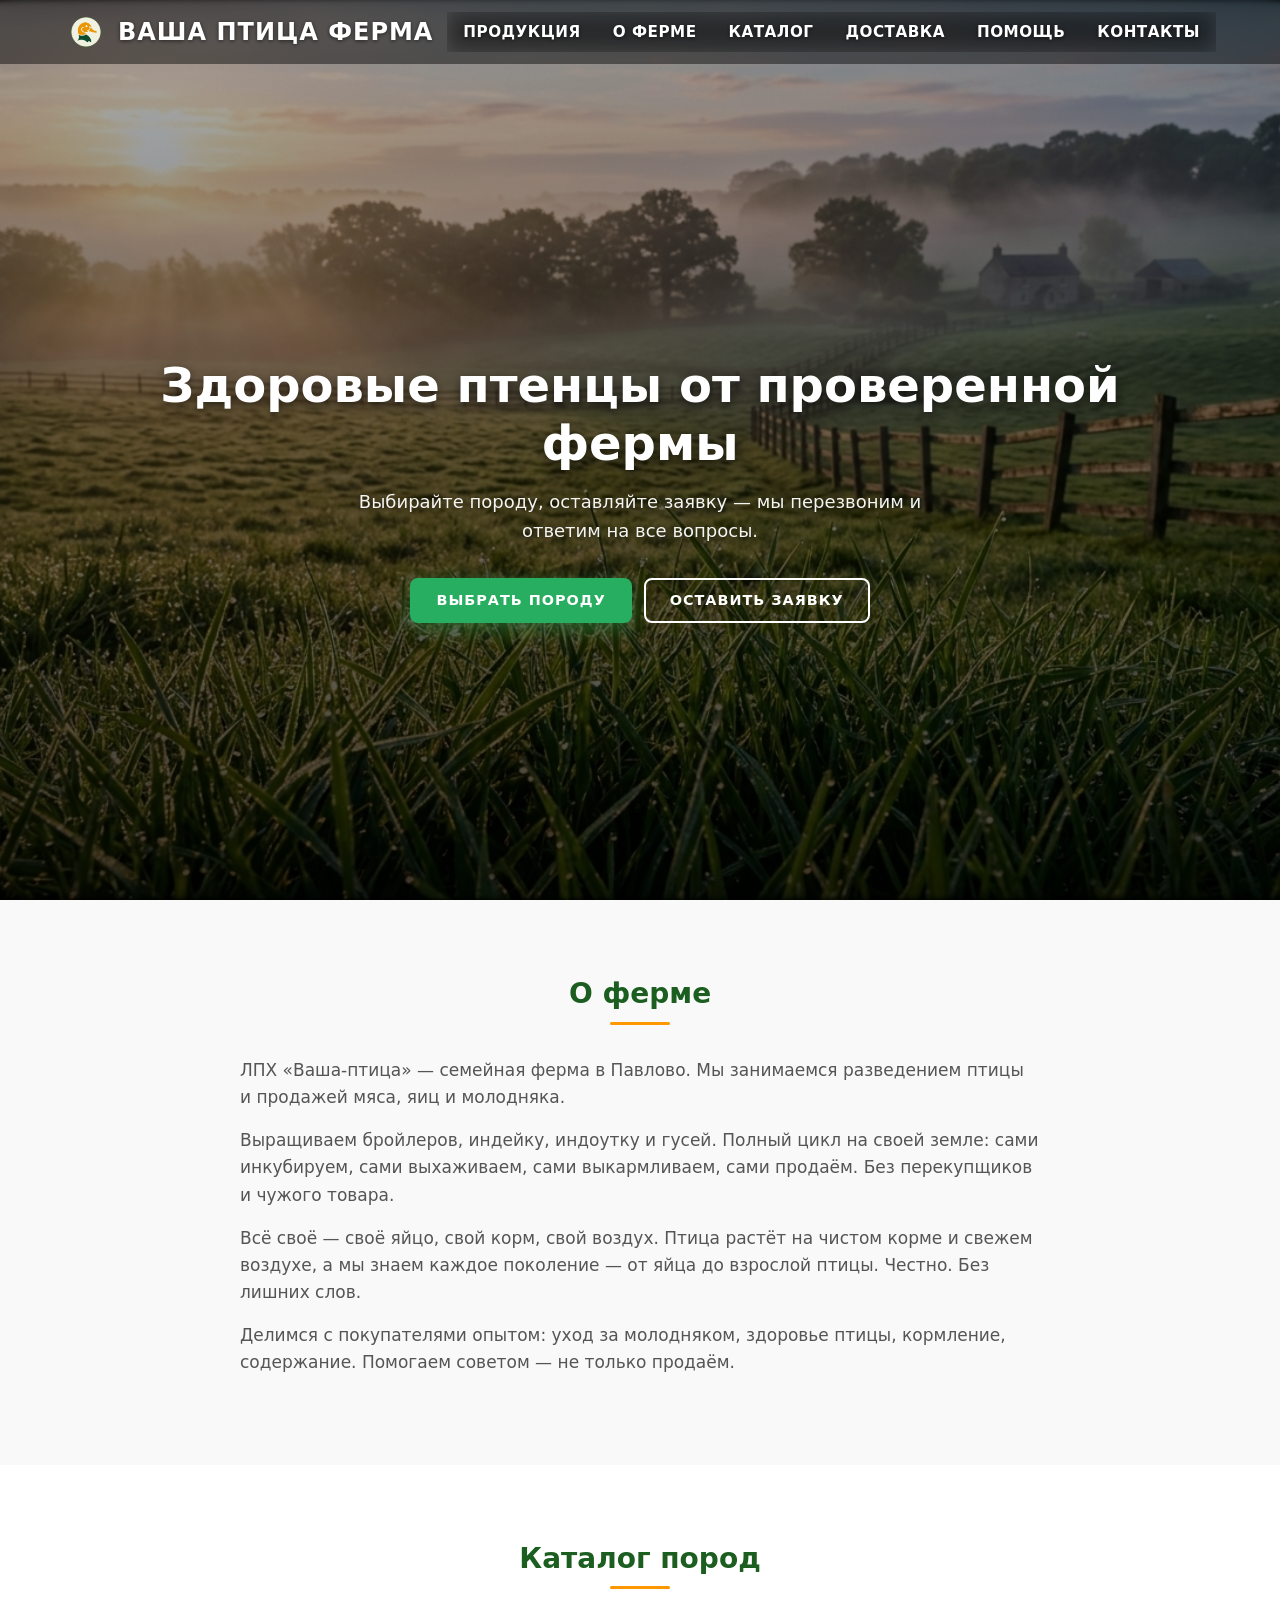
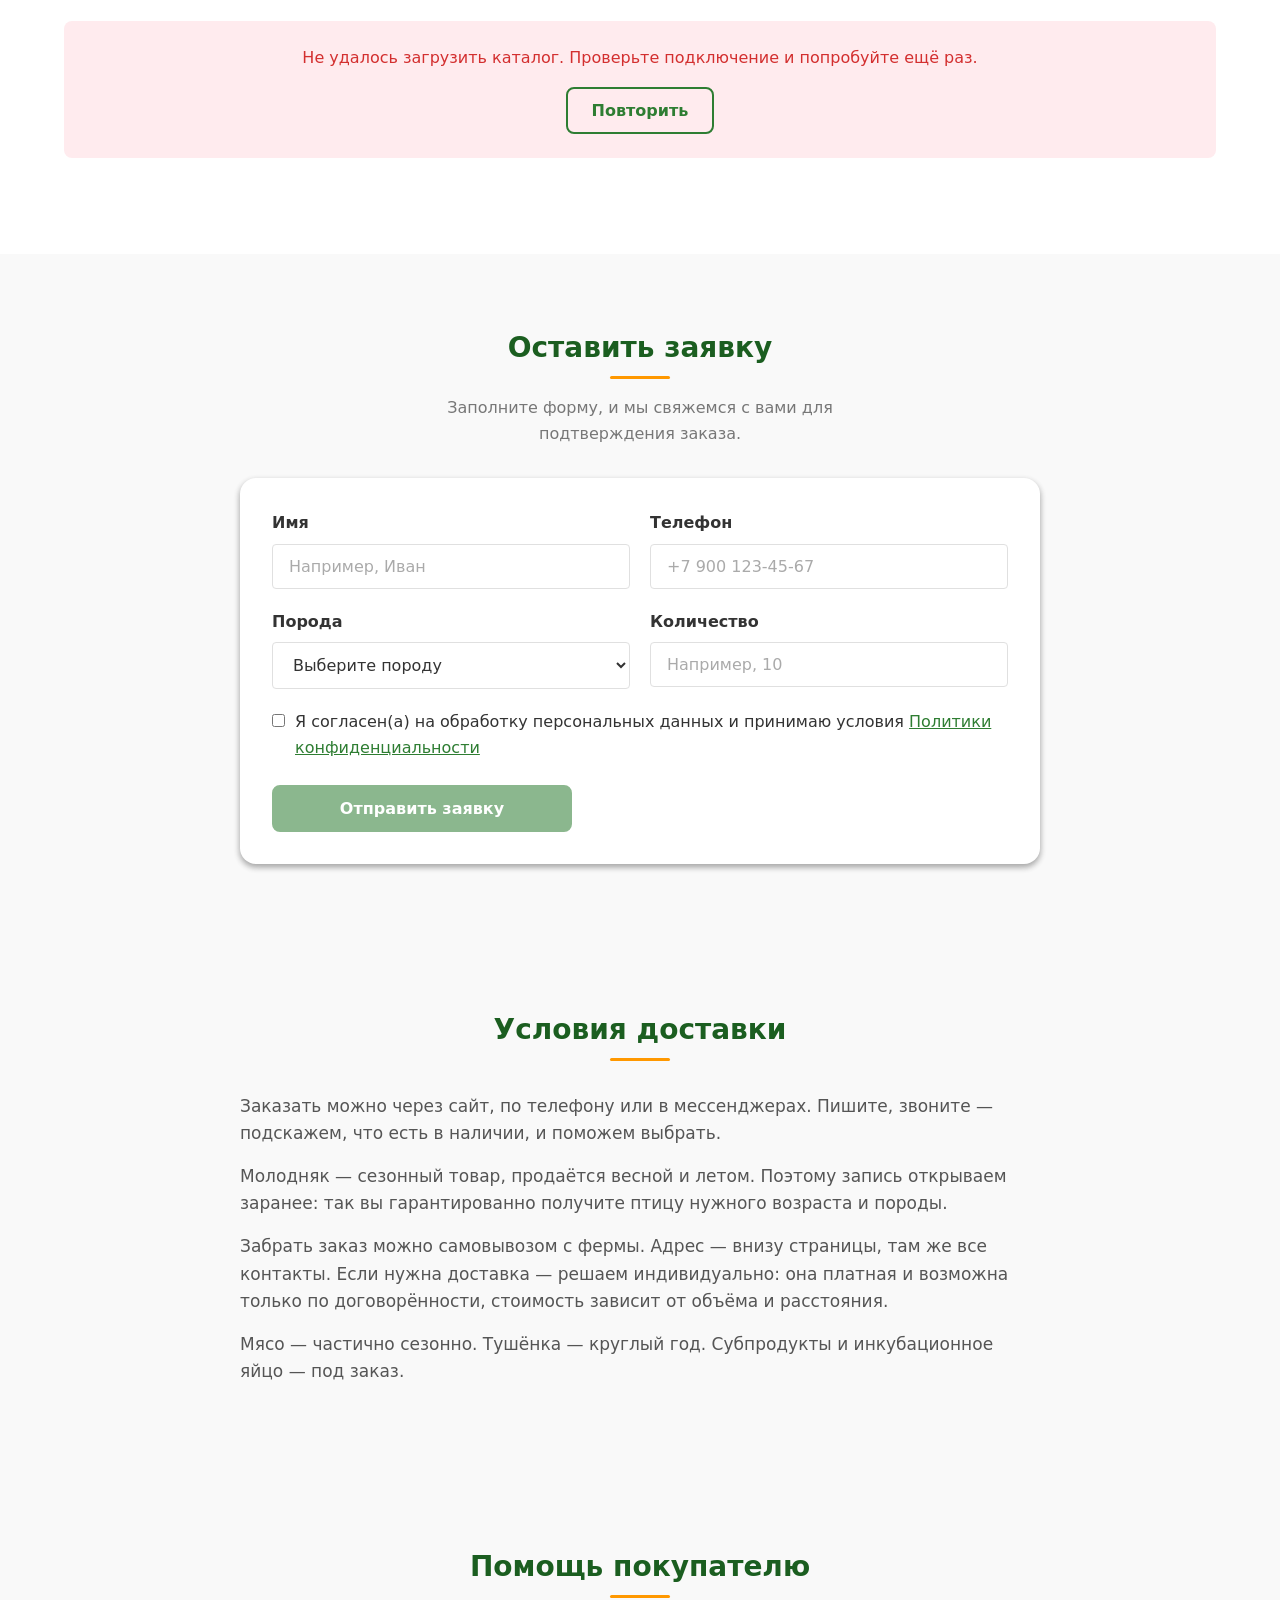
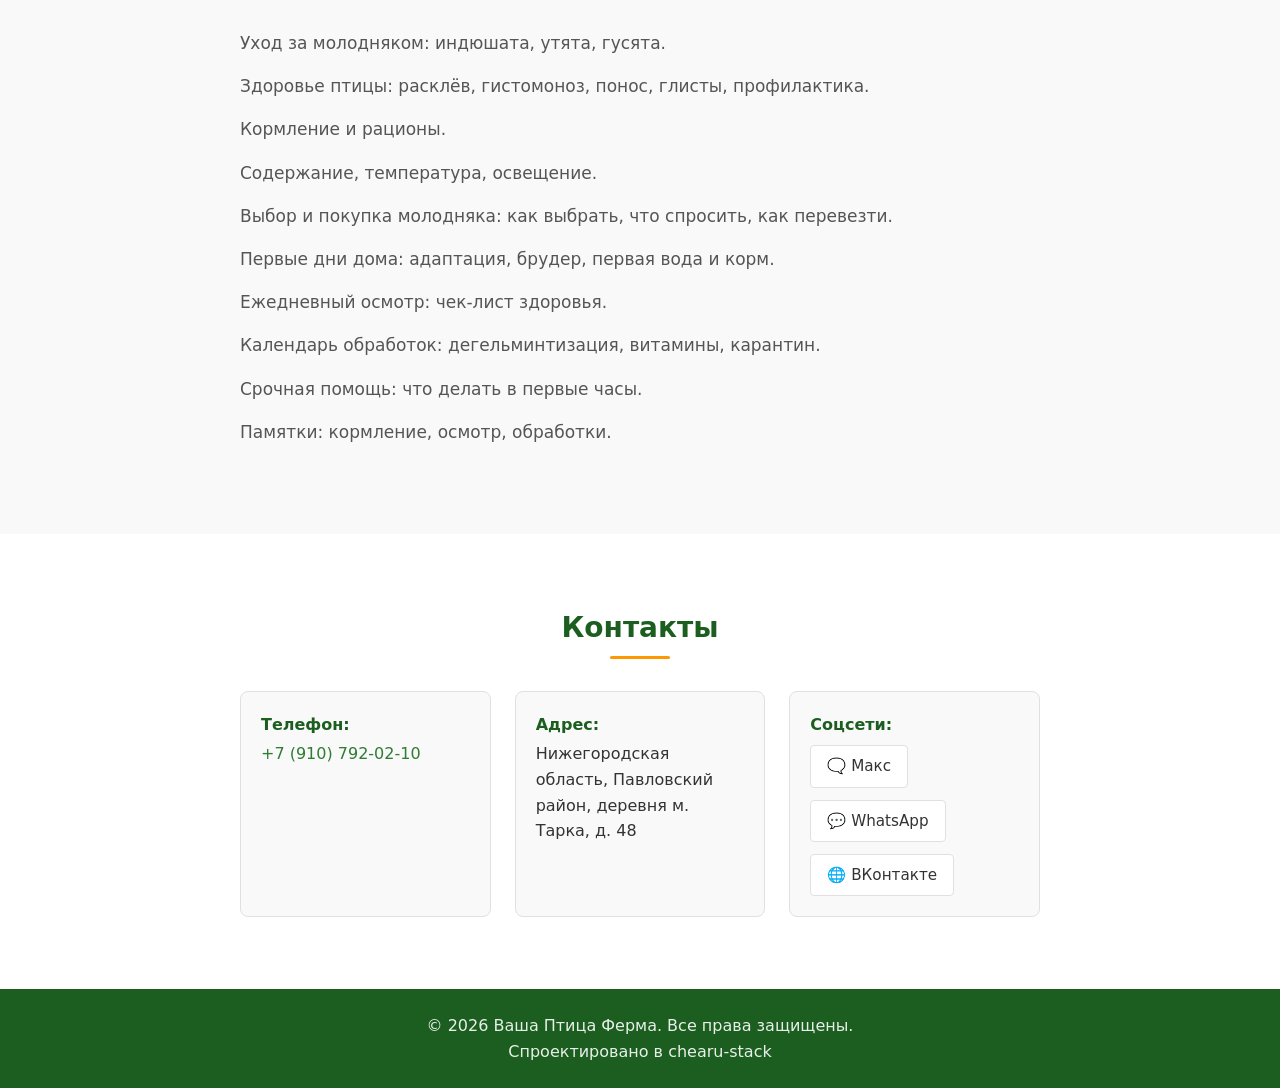
<file: index.html>
<!DOCTYPE html>
<html lang="ru">
<head>
    <meta charset="UTF-8">
    <meta name="viewport" content="width=device-width, initial-scale=1.0">
    <title>Ваша Птица Ферма — каталог пород и заявки</title>
    <link rel="stylesheet" href="css/styles.css">
    <link rel="icon" type="image/x-icon" href="favicon.ico">
    <script src="https://challenges.cloudflare.com/turnstile/v0/api.js" async defer></script>
</head>
<body>
    <header class="site-header">
        <div class="container header-inner">
            <a href="#hero" class="logo" aria-label="Ваша Птица Ферма — на главную">
                <img class="logo-mark" src="assets/images/logo-ptentsy-header.png" alt="" aria-hidden="true" width="44" height="44">
                <span class="logo-main">Ваша Птица Ферма</span>
            </a>
            <nav class="main-nav" aria-label="Основная навигация">
                <button class="nav-toggle" aria-label="Открыть меню" aria-expanded="false">
                    <span></span>
                    <span></span>
                    <span></span>
                </button>
                <ul class="nav-list">
                    <li><a href="products.html" class="nav-link">Продукция</a></li>
                    <li><a href="#about" class="nav-link">О ферме</a></li>
                    <li><a href="#catalog" class="nav-link">Каталог</a></li>
                    <li><a href="#delivery" class="nav-link">Доставка</a></li>
                    <li><a href="#guarantees" class="nav-link">Помощь</a></li>
                    <li><a href="#contacts" class="nav-link">Контакты</a></li>
                </ul>
            </nav>
        </div>
    </header>

    <main>
        <!-- Главный экран -->
        <section id="hero" class="hero">
            <div class="container">
                <h1 class="hero-title">Здоровые птенцы от проверенной фермы</h1>
                <p class="hero-subtitle">Выбирайте породу, оставляйте заявку — мы перезвоним и ответим на все вопросы.</p>
                <div class="hero-actions">
                    <a href="#catalog" class="btn btn-primary">Выбрать породу</a>
                    <a href="#application" class="btn btn-outline">Оставить заявку</a>
                </div>
            </div>
        </section>

        <!-- О ферме -->
        <section id="about" class="section about">
            <div class="container">
                <h2 class="section-title">О ферме</h2>
                <div class="about-content" id="about-text">
                    <!-- Текст подставляется из config.js -->
                </div>
            </div>
        </section>

        <!-- Каталог пород -->
        <section id="catalog" class="section catalog">
            <div class="container">
                <h2 class="section-title">Каталог пород</h2>
                <div id="catalog-status" class="catalog-status" role="status" aria-live="polite">
                    <!-- Загрузка, ошибка, пусто -->
                </div>
                <div id="catalog-grid" class="catalog-grid">
                    <!-- Карточки пород будут вставлены через JS -->
                </div>
            </div>
        </section>

        <!-- Форма заявки -->
        <section id="application" class="section application">
            <div class="container">
                <h2 class="section-title">Оставить заявку</h2>
                <p class="section-subtitle">Заполните форму, и мы свяжемся с вами для подтверждения заказа.</p>
                <form id="application-form" class="application-form" novalidate>
                    <div class="form-row">
                        <div class="form-group">
                            <label for="name">Имя</label>
                            <input type="text" id="name" name="name" required minlength="2" maxlength="100" placeholder="Например, Иван">
                            <div class="error-message" id="name-error" aria-live="polite"></div>
                        </div>
                        <div class="form-group">
                            <label for="phone">Телефон</label>
                            <input type="tel" id="phone" name="phone" required placeholder="+7 900 123-45-67">
                            <div class="error-message" id="phone-error" aria-live="polite"></div>
                        </div>
                    </div>
                    <div class="form-row">
                        <div class="form-group">
                            <label for="breed">Порода</label>
                            <select id="breed" name="breed_id" required>
                                <option value="">Выберите породу</option>
                                <!-- Опции заполняются после загрузки каталога -->
                            </select>
                            <div class="error-message" id="breed-error" aria-live="polite"></div>
                        </div>
                        <div class="form-group">
                            <label for="quantity">Количество</label>
                            <input type="number" id="quantity" name="quantity" required min="1" max="10000" step="1" inputmode="numeric" placeholder="Например, 10">
                            <div class="error-message" id="quantity-error" aria-live="polite"></div>
                        </div>
                    </div>
                    <div class="form-group consent-group">
                        <label class="consent-label">
                            <input type="checkbox" id="consent" name="consent" required>
                            <span>Я согласен(а) на обработку персональных данных и принимаю условия <a href="#privacy-modal" id="privacy-policy-link" class="privacy-policy-link">Политики конфиденциальности</a></span>
                        </label>
                        <div class="error-message" id="consent-error" aria-live="polite"></div>
                    </div>
                    <div id="form-feedback" class="form-feedback" role="status" aria-live="polite"></div>
                    <div id="form-offline-notice" class="form-offline-notice" role="status" aria-live="polite" hidden>
                        <p><strong id="form-offline-title">Нет подключения к интернету. Заявку сейчас отправить нельзя.</strong></p>
                        <p><span id="form-offline-description">После восстановления связи отправьте форму повторно или позвоните в ферму: </span><a id="form-offline-call" href="tel:+79107920210">+7 (910) 792-02-10</a>.</p>
                    </div>
                    <div class="cf-turnstile" data-sitekey="0x4AAAAAAEzDUbADTcyROmiz"></div>
                    <button type="submit" class="btn btn-primary btn-submit" disabled>Отправить заявку</button>
                </form>
                <div id="application-success" class="application-success" role="status" aria-live="polite" tabindex="-1" hidden>
                    <h3>Спасибо! Ваша заявка принята.</h3>
                    <p>Мы свяжемся с вами, чтобы подтвердить заказ.</p>
                    <button type="button" id="new-application" class="btn btn-primary">Оформить новый заказ</button>
                </div>
            </div>
        </section>

        <!-- Доставка -->
        <section id="delivery" class="section delivery">
            <div class="container">
                <h2 class="section-title">Условия доставки</h2>
                <div class="delivery-content" id="delivery-text">
                    <!-- Текст подставляется из config.js -->
                </div>
            </div>
        </section>

        <!-- Гарантии -->
        <section id="guarantees" class="section guarantees">
            <div class="container">
                <h2 class="section-title">Помощь покупателю</h2>
                <div class="guarantees-content" id="guarantees-text">
                    <!-- Текст подставляется из config.js -->
                </div>
            </div>
        </section>

        <!-- Контакты -->
        <section id="contacts" class="section contacts">
            <div class="container">
                <h2 class="section-title">Контакты</h2>
                <div class="contacts-grid">
                    <div class="contact-item">
                        <span class="contact-label">Телефон:</span>
                        <a id="contact-phone" href="tel:+79001234567" class="contact-link"></a>
                    </div>
                    <div class="contact-item">
                        <span class="contact-label">Адрес:</span>
                        <span id="contact-address"></span>
                    </div>
                    <div class="contact-item">
                        <span class="contact-label">Соцсети:</span>
                        <ul id="contact-socials" class="social-list"></ul>
                    </div>
                </div>
            </div>
        </section>
    </main>

    <footer class="site-footer">
        <div class="container footer-inner">
            <div class="footer-copyright-container">
                <p>© 2026 Ваша Птица Ферма. Все права защищены.</p>
                <p class="author-signature">Спроектировано в chearu-stack</p>
            </div>
        </div>
    </footer>

    <!-- Модальное окно политики конфиденциальности -->
    <div class="modal-overlay" id="privacy-modal" role="dialog" aria-modal="true" aria-labelledby="privacy-modal-title" hidden>
        <div class="modal" role="document">
            <div class="modal-header">
                <h2 class="modal-title" id="privacy-modal-title">Политика конфиденциальности</h2>
                <button class="modal-close" id="privacy-modal-close" aria-label="Закрыть" type="button">
                    <span aria-hidden="true">&times;</span>
                </button>
            </div>
            <div class="modal-body">
                <div class="policy-content">
                    <p><strong>ПОЛИТИКА КОНФИДЕНЦИАЛЬНОСТИ</strong></p>
                    <p>Действует в отношении сайта: <a href="https://chearu-stack.github.io/vpfarm/" target="_blank" rel="noopener noreferrer">https://chearu-stack.github.io/vpfarm/</a></p>
                    <p>Дата последнего обновления: 15 сентября 2026 г.</p>
                    <p>Настоящая Политика конфиденциальности (далее — Политика) определяет порядок обработки и защиты персональных данных пользователей сайта <a href="https://chearu-stack.github.io/vpfarm/" target="_blank" rel="noopener noreferrer">https://chearu-stack.github.io/vpfarm/</a> (далее — Сайт).</p>
                    <h3>1. Оператор персональных данных</h3>
                    <p>Оператором персональных данных является физическое лицо: Чернышева Марина Владимировна, контактный e-mail: <a href="mailto:ea52@bk.ru">ea52@bk.ru</a>.</p>
                    <h3>2. Какие персональные данные собираются</h3>
                    <p>Оператор обрабатывает следующие персональные данные пользователя: имя; номер контактного телефона; адрес доставки (предоставляется пользователем по желанию и только в случае необходимости).</p>
                    <h3>3. Цели обработки персональных данных</h3>
                    <p>Персональные данные обрабатываются исключительно в целях: оформления и выполнения заказа на приобретение молодняка; связи с пользователем для уточнения деталей заказа; информирования о статусе заказа.</p>
                    <h3>4. Правовые основания обработки</h3>
                    <p>Обработка персональных данных осуществляется на основании согласия пользователя, которое он дает путем отметки соответствующего чекбокса при отправке формы заявки на Сайте.</p>
                    <h3>5. Порядок и условия обработки</h3>
                    <p>5.1. Обработка персональных данных включает: сбор, запись, систематизацию, накопление, хранение, уточнение (обновление, изменение), извлечение, использование, блокирование, удаление, уничтожение.</p>
                    <p>5.2. Персональные данные хранятся на компьютере Оператора, расположенном на территории Российской Федерации.</p>
                    <p>5.3. Передача персональных данных третьим лицам не осуществляется, за исключением случаев, предусмотренных законодательством РФ.</p>
                    <p>5.4. Оператор принимает необходимые организационные и технические меры для защиты персональных данных от неправомерного доступа, уничтожения, изменения, блокирования и иных неправомерных действий.</p>
                    <h3>6. Сроки обработки и хранения</h3>
                    <p>Персональные данные обрабатываются до достижения целей обработки либо до момента отзыва согласия пользователем. После достижения целей обработки или отзыва согласия данные подлежат удалению в течение 30 (тридцати) дней.</p>
                    <h3>7. Права пользователя</h3>
                    <p>Пользователь имеет право: получать информацию об обработке своих персональных данных; требовать уточнения, блокирования или уничтожения своих персональных данных; отозвать согласие на обработку персональных данных в любое время. Для реализации своих прав пользователь может направить обращение на e-mail: <a href="mailto:ea52@bk.ru">ea52@bk.ru</a>.</p>
                    <h3>8. Отзыв согласия</h3>
                    <p>Согласие на обработку персональных данных может быть отозвано пользователем в любое время путем направления письменного уведомления на e-mail: <a href="mailto:ea52@bk.ru">ea52@bk.ru</a>. После получения отзыва Оператор прекращает обработку персональных данных и уничтожает их в срок, не превышающий 30 (тридцати) дней.</p>
                    <h3>9. Изменение Политики</h3>
                    <p>Оператор вправе вносить изменения в настоящую Политику. Актуальная версия Политики всегда размещается на Сайте.</p>
                    <h3>10. Контакты</h3>
                    <p>По всем вопросам, связанным с обработкой персональных данных, пользователь может обратиться по e-mail: <a href="mailto:ea52@bk.ru">ea52@bk.ru</a>.</p>
                </div>
            </div>
        </div>
    </div>

    <script src="js/config.js"></script>
    <script src="js/app.js"></script>
</body>
</html>
</file>
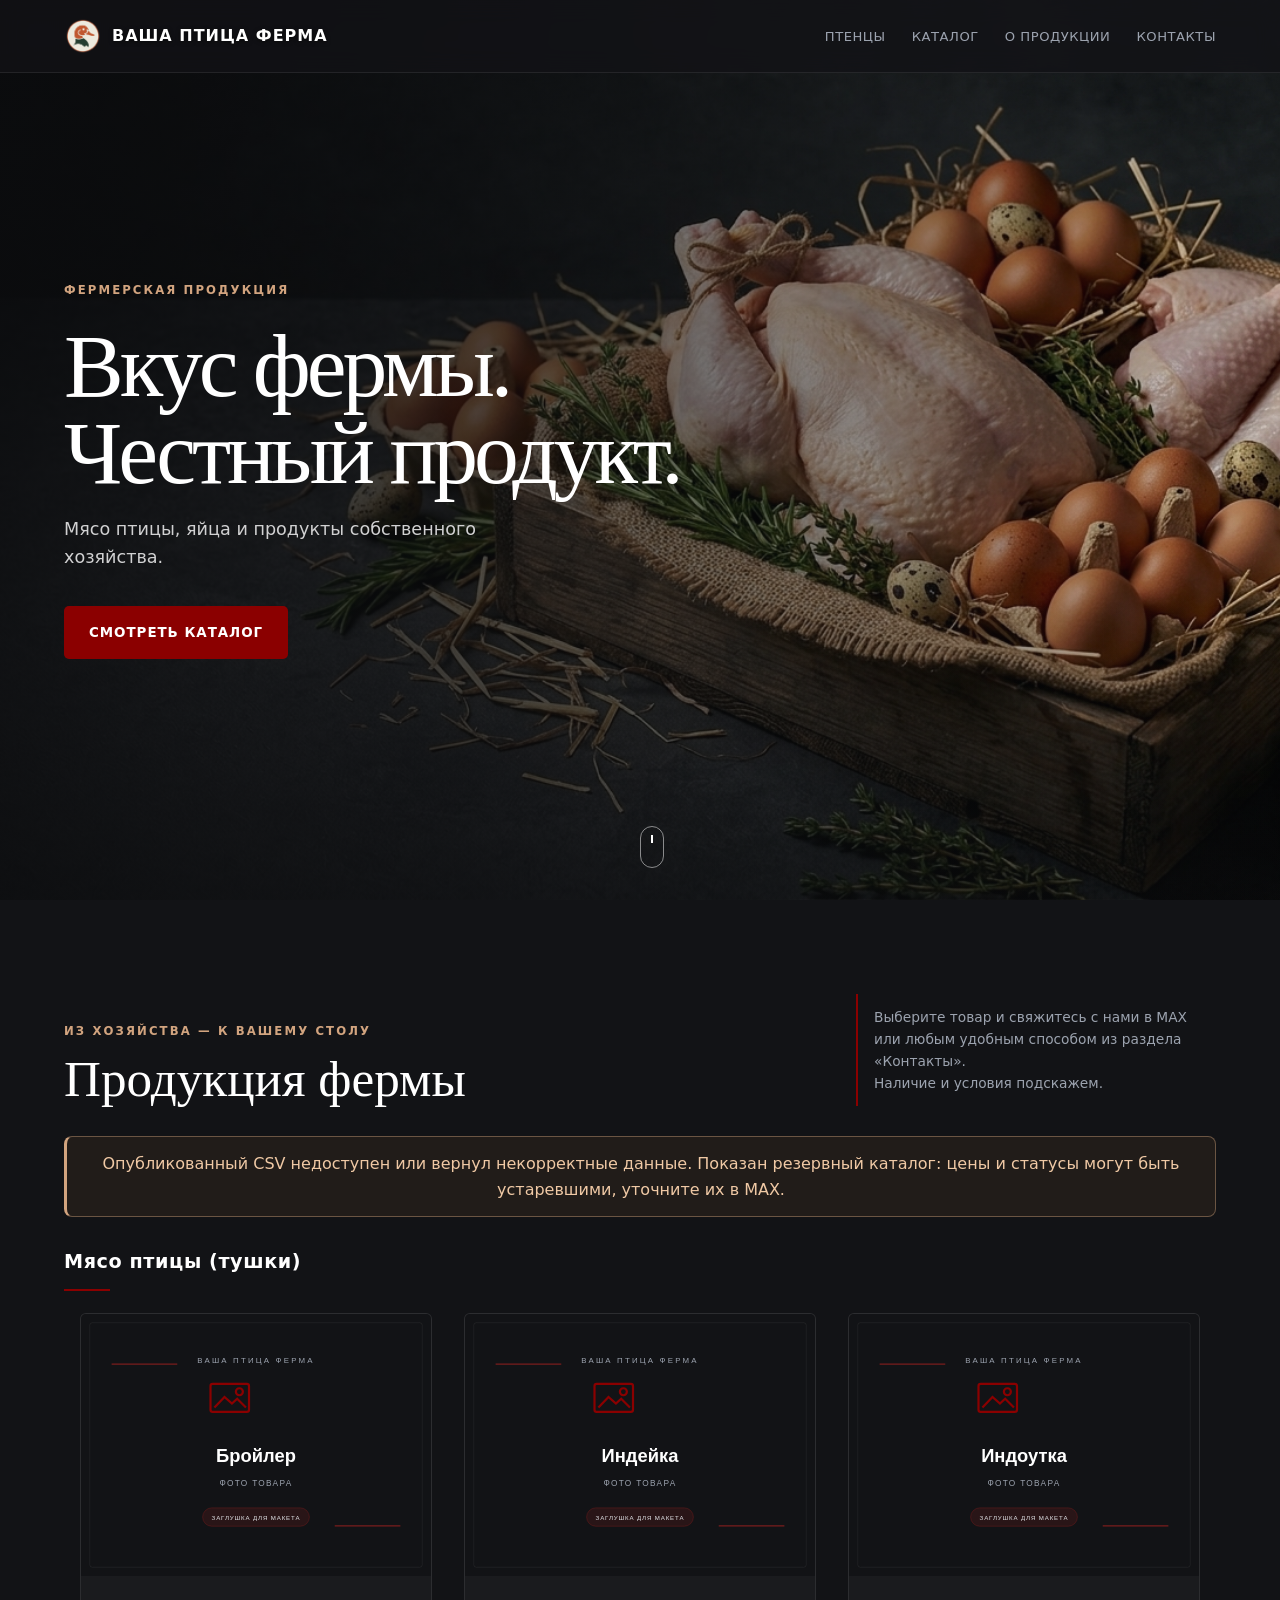
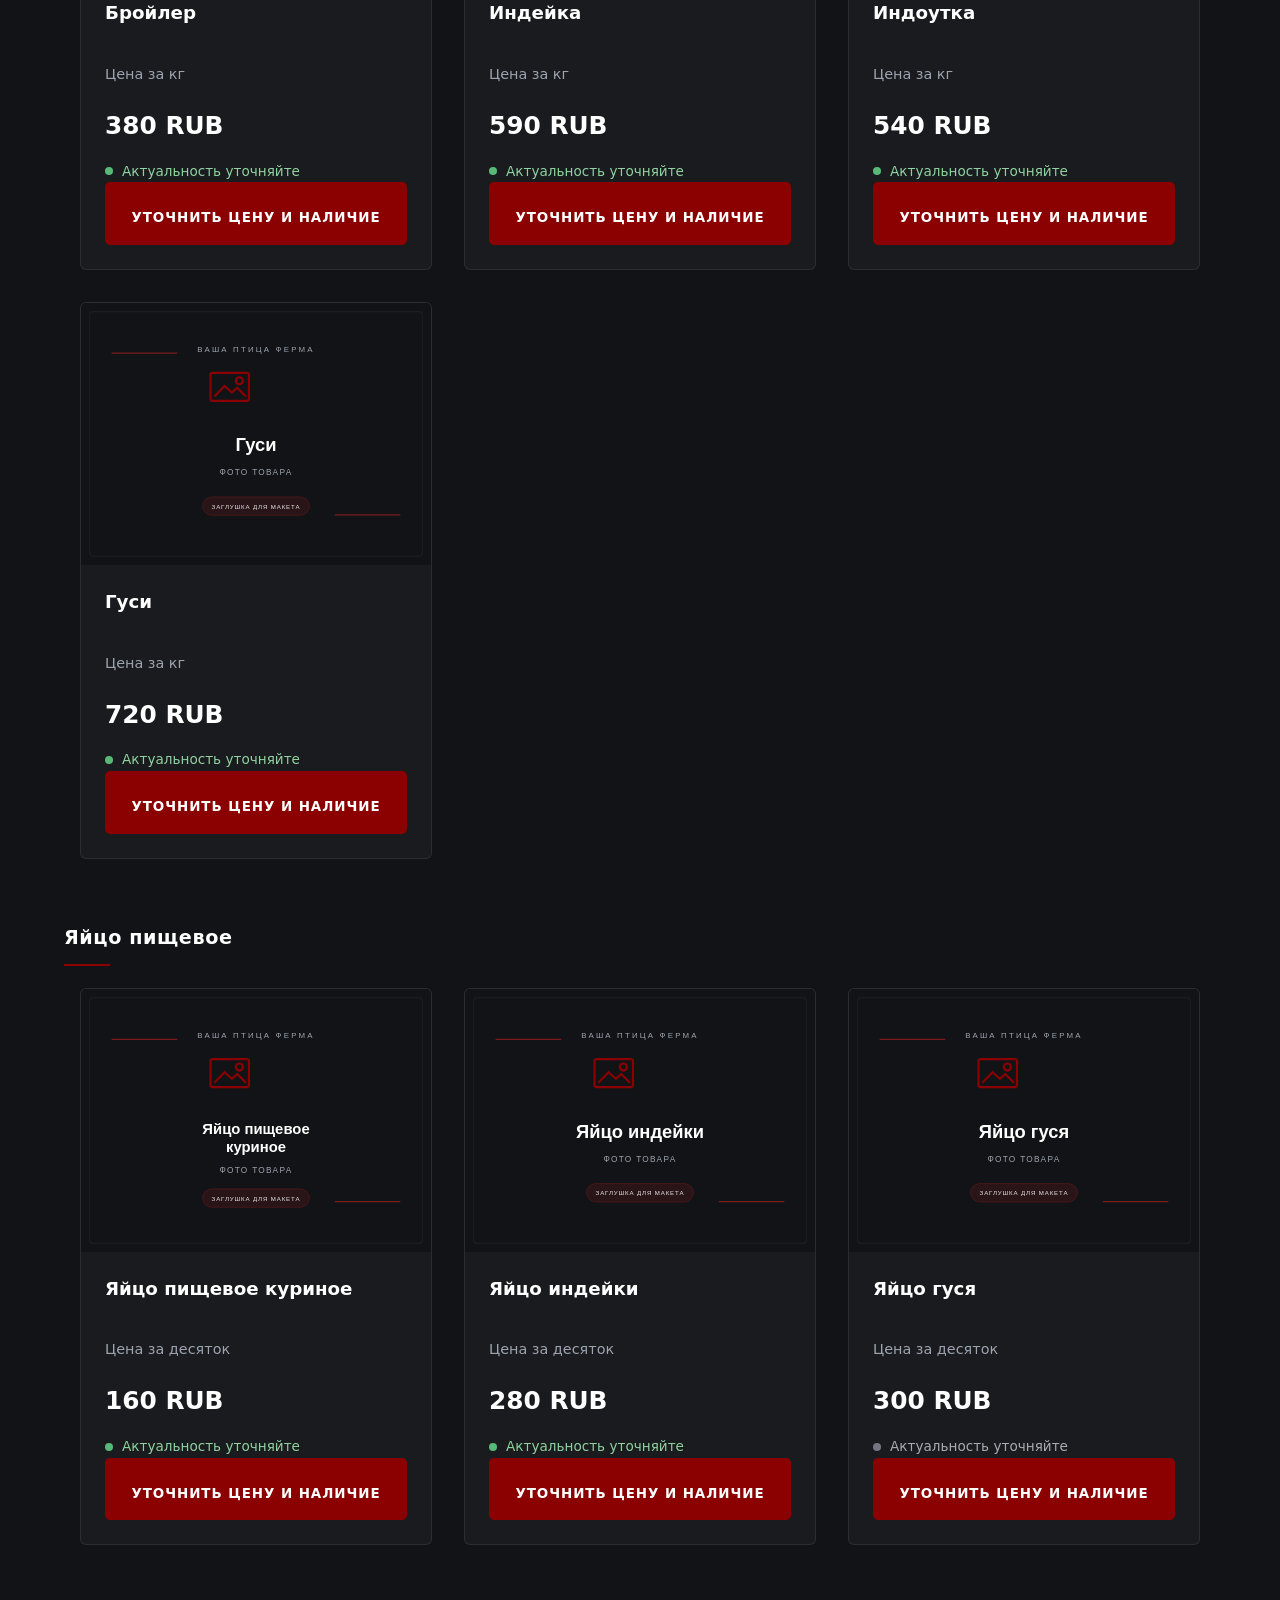
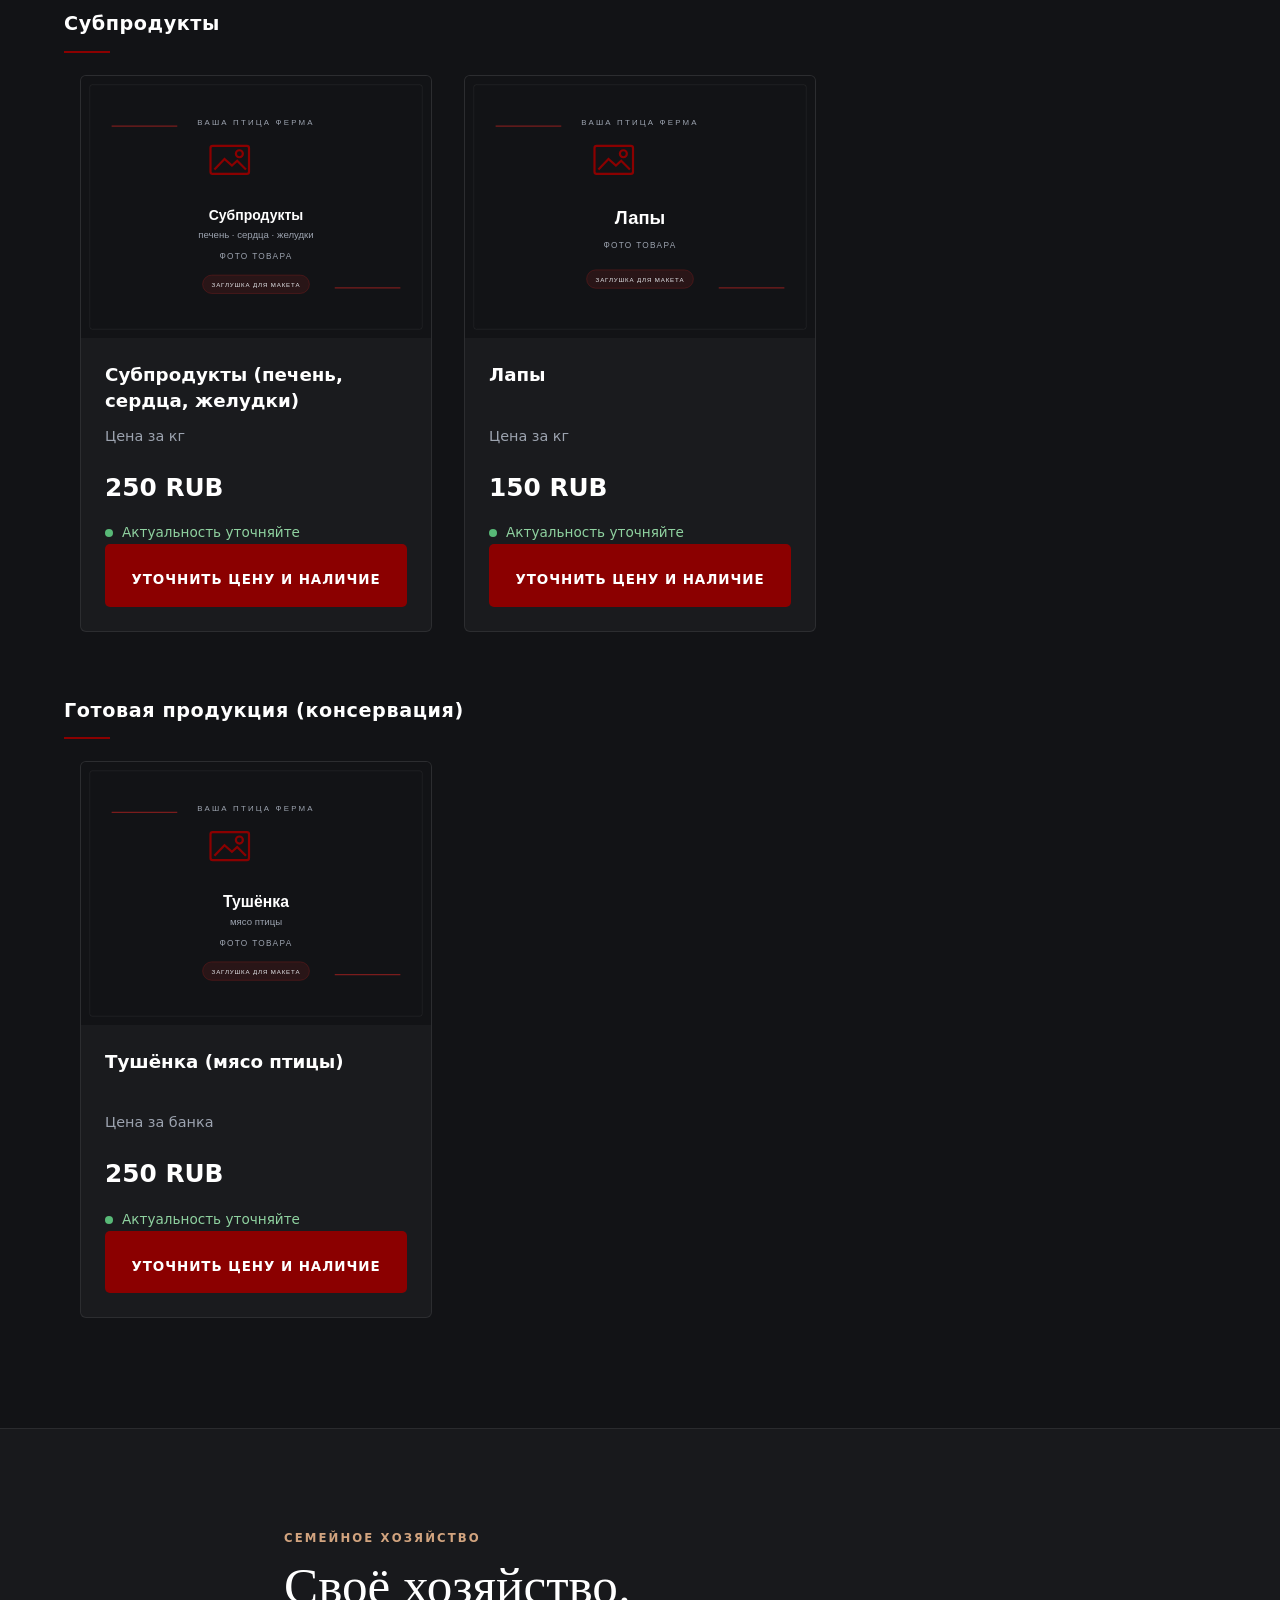
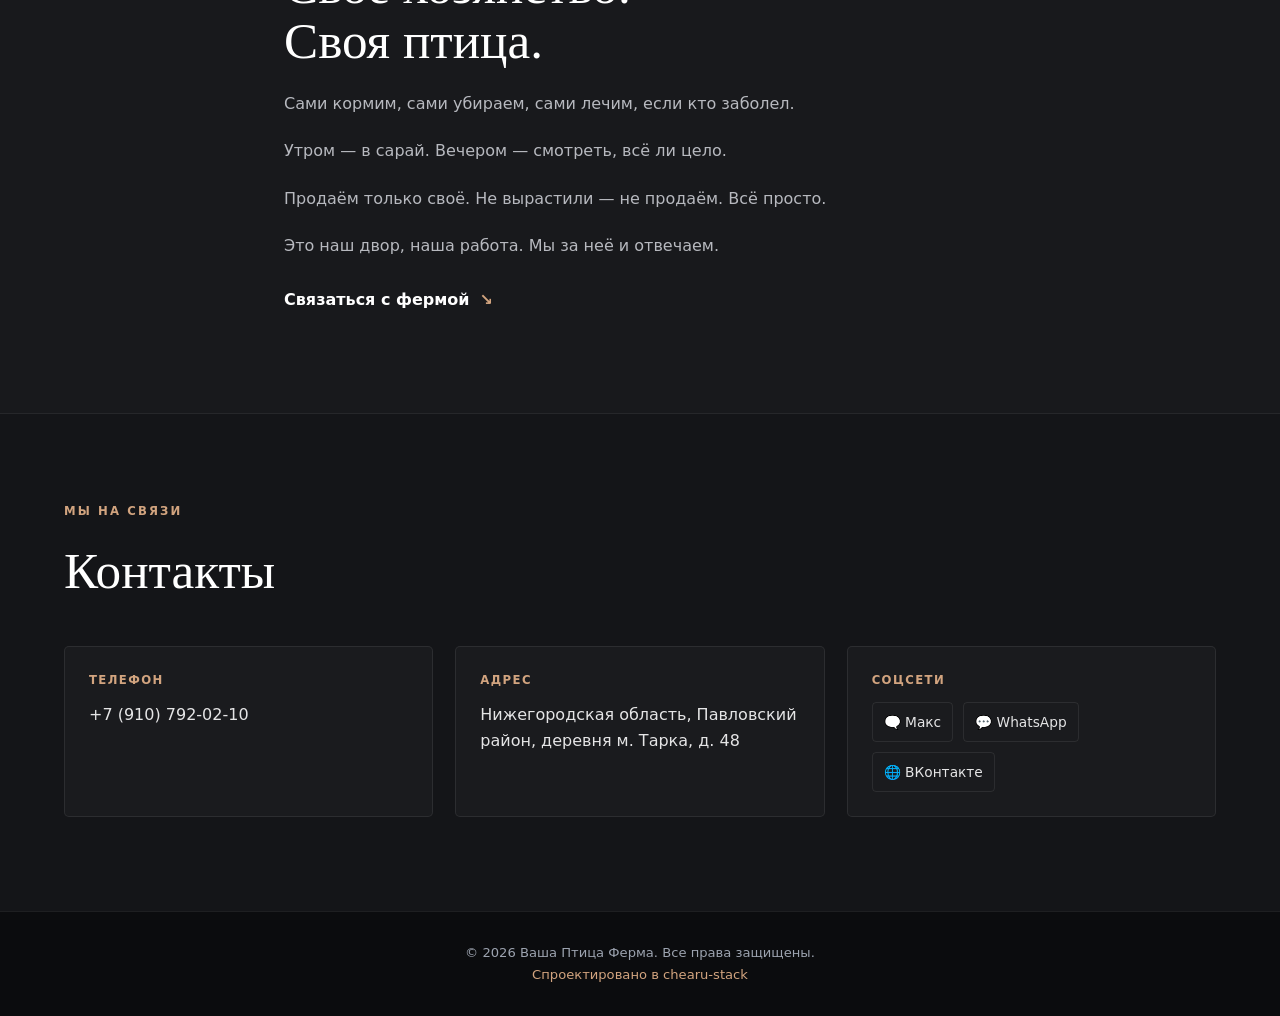
<file: products.html>
<!DOCTYPE html>
<html lang="ru">
<head>
    <meta charset="UTF-8">
    <meta name="viewport" content="width=device-width, initial-scale=1.0">
    <meta name="theme-color" content="#121316">
    <title>Продукция — Ваша Птица Ферма</title>
    <link rel="stylesheet" href="css/styles.css">
    <link rel="stylesheet" href="css/products.css">
    <link rel="icon" type="image/x-icon" href="favicon.ico">
</head>
<body class="theme-gastronomy">
    <header class="site-header products-header">
        <div class="container products-header-inner">
            <a href="#products-top" class="logo" aria-label="Ваша Птица Ферма — к началу страницы">
                <img class="logo-mark" src="assets/images/logo-produktsiya-header.png" alt="" aria-hidden="true" width="44" height="44">
                <span class="logo-main">Ваша Птица Ферма</span>
            </a>
            <button class="products-menu-toggle" type="button" aria-label="Открыть меню" aria-expanded="false" aria-controls="products-nav">
                <span></span><span></span><span></span>
            </button>
            <nav class="products-nav" id="products-nav" aria-label="Навигация по продукции">
                <a href="index.html">Птенцы</a>
                <a href="#catalog">Каталог</a>
                <a href="#about-products">О продукции</a>
                <a href="#products-contacts">Контакты</a>
            </nav>
        </div>
    </header>

    <main>
        <section class="products-hero" id="products-top" aria-labelledby="products-hero-title">
            <div class="products-hero-content container">
                <p class="eyebrow">Фермерская продукция</p>
                <h1 id="products-hero-title">Вкус фермы.<br>Честный продукт.</h1>
                <p class="products-hero-copy">Мясо птицы, яйца и продукты собственного хозяйства.</p>
                <a href="#catalog" class="products-button products-button-primary">Смотреть каталог</a>
            </div>
            <a href="#catalog" class="hero-scroll-cue" aria-label="Перейти к каталогу"><span></span></a>
        </section>

        <section class="products-catalog" id="catalog" aria-labelledby="catalog-title">
            <div class="container">
                <div class="catalog-heading">
                    <div>
                        <p class="eyebrow">Из хозяйства — к вашему столу</p>
                        <h2 id="catalog-title">Продукция фермы</h2>
                    </div>
                    <p class="catalog-demo-note">Выберите товар и свяжитесь с нами в MAX или любым удобным способом из раздела «Контакты».<br>Наличие и условия подскажем.</p>
                </div>
                <div id="catalog-status" class="catalog-status" role="status" aria-live="polite">Загружаем каталог…</div>
                <div id="products-sections" class="products-sections"></div>
            </div>
        </section>

        <section class="products-about" id="about-products">
            <div class="container products-about-inner">
                <p class="eyebrow">Семейное хозяйство</p>
                <h2>Своё хозяйство.<br>Своя птица.</h2>
                <p>Сами кормим, сами убираем, сами лечим, если кто заболел.</p>
                <p>Утром — в сарай. Вечером — смотреть, всё ли цело.</p>
                <p>Продаём только своё. Не вырастили — не продаём. Всё просто.</p>
                <p>Это наш двор, наша работа. Мы за неё и отвечаем.</p>
                <a class="text-link" href="#products-contacts">Связаться с фермой <span aria-hidden="true">↘</span></a>
            </div>
        </section>

        <section class="products-contacts" id="products-contacts">
            <div class="container">
                <p class="eyebrow">Мы на связи</p>
                <h2>Контакты</h2>
                <div class="products-contacts-grid">
                    <div class="products-contact-item">
                        <span class="products-contact-label">Телефон</span>
                        <a id="products-contact-phone" class="products-contact-link"></a>
                    </div>
                    <div class="products-contact-item">
                        <span class="products-contact-label">Адрес</span>
                        <span id="products-contact-address" class="products-contact-link"></span>
                    </div>
                    <div class="products-contact-item">
                        <span class="products-contact-label">Соцсети</span>
                        <ul id="products-contact-socials" class="products-social-list"></ul>
                    </div>
                </div>
            </div>
        </section>
    </main>

    <footer class="products-footer">
        <div class="container products-footer-inner">
            <div class="footer-copyright-container">
                <p>© 2026 Ваша Птица Ферма. Все права защищены.</p>
                <p class="author-signature">Спроектировано в chearu-stack</p>
            </div>
        </div>
    </footer>

    <dialog class="product-contact-dialog" id="product-contact-dialog" aria-labelledby="product-contact-title">
        <form method="dialog">
            <button class="product-contact-dialog-close" aria-label="Закрыть окно">×</button>
        </form>
        <p class="eyebrow">Связь с фермой</p>
        <h2 id="product-contact-title">Уточнить по товару</h2>
        <p class="product-contact-details" id="product-contact-details"></p>
        <p class="product-contact-message-label">Текст обращения</p>
        <p class="product-contact-message" id="product-contact-message" tabindex="0"></p>
        <div class="product-contact-actions">
            <button class="products-button products-button-secondary" type="button" id="product-contact-copy">Скопировать текст</button>
            <a class="products-button products-button-primary" id="product-contact-max" href="#" target="_blank" rel="noopener noreferrer">Открыть MAX</a>
        </div>
        <p class="product-contact-feedback" id="product-contact-feedback" role="status" aria-live="polite"></p>
    </dialog>

    <dialog class="product-details-dialog" id="product-details-dialog" aria-labelledby="product-details-title">
        <div class="product-details-shell">
            <div class="product-details-drag-region" id="product-details-drag-region" aria-hidden="true">
                <span class="product-details-drag-handle"></span>
            </div>
            <form method="dialog" class="product-details-close-form">
                <button class="product-details-close" type="submit" aria-label="Закрыть детали товара">×</button>
            </form>
            <img class="product-details-image" id="product-details-image" alt="">
            <div class="product-details-content">
                <h2 id="product-details-title"></h2>
                <section class="product-details-section product-details-note" id="product-details-note-section" aria-labelledby="product-details-note-heading" hidden>
                    <h3 id="product-details-note-heading">Заметка хозяина</h3>
                    <p id="product-details-note"></p>
                </section>
                <section class="product-details-section" id="product-details-facts-section" aria-labelledby="product-details-facts-heading" hidden>
                    <h3 id="product-details-facts-heading">Характеристики</h3>
                    <p id="product-details-facts"></p>
                </section>
            </div>
        </div>
    </dialog>

    <script src="js/config.js" defer></script>
    <script src="js/catalog-adapter.js" defer></script>
    <script src="js/products.js" defer></script>
</body>
</html>
</file>
<file: css/styles.css>
/* ============================================
   Ваша Птица Ферма — основные стили
   Адаптивная верстка от 320px (mobile-first)
   ============================================ */

/* ---------- Переменные ---------- */
:root {
    --color-primary: #2e7d32;
    --color-primary-dark: #1b5e20;
    --color-primary-light: #e8f5e9;
    --color-accent: #ff9800;
    --color-accent-dark: #e65100;
    --color-text: #333333;
    --color-text-light: #555555;
    --color-text-muted: #777777;
    --color-background: #f9f9f9;
    --color-surface: #ffffff;
    --color-border: #e0e0e0;
    --color-error: #d32f2f;
    --color-success: #388e3c;
    --shadow-sm: 0 1px 3px rgba(0,0,0,0.12), 0 1px 2px rgba(0,0,0,0.24);
    --shadow-md: 0 3px 6px rgba(0,0,0,0.16), 0 3px 6px rgba(0,0,0,0.23);
    --shadow-lg: 0 10px 20px rgba(0,0,0,0.19), 0 6px 6px rgba(0,0,0,0.23);
    --radius-sm: 4px;
    --radius-md: 8px;
    --radius-lg: 16px;
    --transition: all 0.3s ease;
    --font-family: system-ui, -apple-system, BlinkMacSystemFont, "Segoe UI", Roboto, "Helvetica Neue", Arial, sans-serif;
    --header-height: 64px;
}

/* ---------- Сброс и базовые стили ---------- */
*,
*::before,
*::after {
    box-sizing: border-box;
    margin: 0;
    padding: 0;
}

html {
    scroll-behavior: smooth;
    -webkit-text-size-adjust: 100%;
}

body {
    font-family: var(--font-family);
    font-size: 16px;
    line-height: 1.6;
    color: var(--color-text);
    background-color: var(--color-background);
    min-height: 100vh;
    display: flex;
    flex-direction: column;
}

main {
    flex: 1 0 auto;
}

img {
    max-width: 100%;
    height: auto;
    display: block;
}

ul,
ol {
    list-style: none;
}

a {
    color: var(--color-primary);
    text-decoration: none;
    transition: var(--transition);
}

a:hover {
    color: var(--color-primary-dark);
}

/* ---------- Контейнер ---------- */
.container {
    width: 100%;
    max-width: 1200px;
    margin: 0 auto;
    padding: 0 16px;
}

/* ---------- Кнопки (общие) ---------- */
.btn {
    display: inline-block;
    padding: 12px 24px;
    border: 2px solid transparent;
    border-radius: var(--radius-md);
    font-size: 1rem;
    font-weight: 600;
    text-align: center;
    cursor: pointer;
    transition: var(--transition);
    text-decoration: none;
    line-height: 1.2;
    background: none;
    font-family: inherit;
}

.btn:focus-visible {
    outline: 3px solid var(--color-accent);
    outline-offset: 2px;
}

.btn-primary {
    background-color: var(--color-primary);
    color: #fff;
    border-color: var(--color-primary);
}

.btn-primary:hover {
    background-color: var(--color-primary-dark);
    border-color: var(--color-primary-dark);
    color: #fff;
}

.btn-outline {
    background-color: transparent;
    color: var(--color-primary);
    border-color: var(--color-primary);
}

.btn-outline:hover {
    background-color: var(--color-primary-light);
    color: var(--color-primary-dark);
    border-color: var(--color-primary-dark);
}

.btn-submit {
    width: 100%;
    max-width: 300px;
    margin-top: 24px;
}

.btn-order {
    margin-top: 16px;
    width: 100%;
}

/* ---------- Шапка (Тонированное стекло, фиксированная) ---------- */
.site-header {
    background-color: rgba(0, 0, 0, 0.45); /* Темная полупрозрачная база */
    backdrop-filter: blur(12px); /* Эффект стекла */
    -webkit-backdrop-filter: blur(12px);
    position: fixed; /* Шапка всегда на экране */
    top: 0;
    left: 0;
    width: 100%;
    z-index: 1000;
    height: auto;
    min-height: var(--header-height);
}

.header-inner {
    display: flex;
    align-items: center;
    justify-content: space-between;
    height: var(--header-height);
}

.logo {
    display: inline-flex;
    align-items: center;
    gap: 10px;
    font-size: 1.5rem;
    font-weight: 700;
    color: #ffffff;
    letter-spacing: 1px;
    text-transform: uppercase;
    text-shadow: 0 1px 4px rgba(0, 0, 0, 0.6);
}

.logo-mark {
    display: block;
    width: 44px;
    height: 44px;
    flex: 0 0 auto;
    object-fit: contain;
    border-radius: 50%;
}

.logo-main {
    white-space: nowrap;
}

/* Навигация */
.main-nav {
    display: flex;
    align-items: center;
}

.nav-toggle {
    display: inline-flex;
    flex-direction: column;
    justify-content: center;
    align-items: center;
    width: 40px;
    height: 40px;
    background: transparent;
    border: none;
    cursor: pointer;
    padding: 8px;
    border-radius: var(--radius-sm);
    transition: var(--transition);
}

.nav-toggle:hover {
    background-color: rgba(255, 255, 255, 0.15);
}

.nav-toggle span {
    display: block;
    width: 24px;
    height: 2px;
    background-color: #ffffff;
    margin: 2px 0;
    transition: var(--transition);
    transform-origin: center;
}

.nav-list {
    display: none;
    position: absolute;
    top: var(--header-height);
    left: 0;
    right: 0;
    background-color: rgba(0, 0, 0, 0.85); 
    backdrop-filter: blur(10px);
    box-shadow: var(--shadow-md);
    padding: 16px;
    flex-direction: column;
    gap: 8px;
}

.nav-list.nav-open {
    display: flex;
}

.nav-link {
    display: block;
    padding: 12px 16px;
    font-size: 0.95rem;
    font-weight: 600;
    color: #ffffff;
    border-radius: var(--radius-sm);
    text-transform: uppercase;
    letter-spacing: 0.5px;
    text-shadow: 0 1px 4px rgba(0, 0, 0, 0.6);
}

.nav-link:hover {
    background-color: rgba(255, 255, 255, 0.1);
    color: #ffffff;
}

/* Анимация бургера при открытом меню */
.nav-open ~ .nav-toggle span:nth-child(1) {
    transform: translateY(6px) rotate(45deg);
}
.nav-open ~ .nav-toggle span:nth-child(2) {
    opacity: 0;
}
.nav-open ~ .nav-toggle span:nth-child(3) {
    transform: translateY(-6px) rotate(-45deg);
}

/* ---------- Главный экран (Cinematic Hero с фото 100vh) ---------- */
.hero {
    background: linear-gradient(to bottom, rgba(0, 0, 0, 0.3) 0%, rgba(0, 0, 0, 0.75) 100%),
                url('../assets/images/hero-bg.jpg') center center / cover no-repeat;
    padding: 80px 0 0 0; 
    min-height: 100vh; /* Ровно на весь экран */
    display: flex;
    flex-direction: column;
    justify-content: center;
    text-align: center;
}

.hero-title {
    font-size: 2.5rem;
    font-weight: 800;
    color: #ffffff;
    margin-bottom: 16px;
    line-height: 1.2;
    text-shadow: 0 4px 12px rgba(0, 0, 0, 0.6);
}

.hero-subtitle {
    font-size: 1.125rem;
    color: rgba(255, 255, 255, 0.95);
    max-width: 600px;
    margin: 0 auto 32px;
    text-shadow: 0 2px 8px rgba(0, 0, 0, 0.6);
}

.hero-actions {
    display: flex;
    flex-direction: column;
    gap: 12px;
    align-items: center;
    justify-content: center;
}

/* Кнопки ТОЛЬКО для главного экрана */
.hero-actions .btn-primary {
    background-color: #27ae60;
    border-color: #27ae60;
    color: #ffffff;
    box-shadow: 0 6px 20px rgba(39, 174, 96, 0.4);
    text-transform: uppercase;
    letter-spacing: 1px;
    font-size: 0.9rem;
}

.hero-actions .btn-primary:hover {
    background-color: #219653;
    border-color: #219653;
    transform: translateY(-2px);
    box-shadow: 0 8px 25px rgba(39, 174, 96, 0.6);
    color: #ffffff;
}

.hero-actions .btn-outline {
    background-color: transparent;
    color: #ffffff;
    border-color: #ffffff;
    text-transform: uppercase;
    letter-spacing: 1px;
    font-size: 0.9rem;
}

.hero-actions .btn-outline:hover {
    background-color: #ffffff;
    color: #333333;
    border-color: #ffffff;
    transform: translateY(-2px);
}

/* ---------- Секции ---------- */
.section {
    padding: 48px 0;
}

.section-title {
    font-size: 1.75rem;
    font-weight: 700;
    color: var(--color-primary-dark);
    text-align: center;
    margin-bottom: 32px;
    position: relative;
    padding-bottom: 8px;
}

.section-title::after {
    content: '';
    position: absolute;
    bottom: 0;
    left: 50%;
    transform: translateX(-50%);
    width: 60px;
    height: 3px;
    background-color: var(--color-accent);
    border-radius: 2px;
}

.section-subtitle {
    text-align: center;
    color: var(--color-text-muted);
    max-width: 500px;
    margin: -16px auto 32px;
}

/* ---------- Контентные блоки (about, delivery, guarantees) ---------- */
.about-content,
.delivery-content,
.guarantees-content {
    max-width: 800px;
    margin: 0 auto;
    font-size: 1.0625rem;
    color: var(--color-text-light);
}

.about-content p,
.delivery-content p,
.guarantees-content p {
    margin-bottom: 16px;
}

/* ---------- Каталог ---------- */
.catalog {
    background-color: var(--color-surface);
}

.catalog-status {
    text-align: center;
    padding: 16px;
    margin-bottom: 24px;
    border-radius: var(--radius-md);
    min-height: 48px;
    font-size: 1rem;
}

.catalog-status.loading {
    color: var(--color-primary);
    background-color: var(--color-primary-light);
}

.catalog-status.empty {
    color: var(--color-text-muted);
    background-color: #f0f0f0;
}

.catalog-status.error {
    color: var(--color-error);
    background-color: #ffebee;
    padding: 24px;
}

.catalog-status.error p {
    margin-bottom: 16px;
}

.catalog-status.is-offline-cache {
    max-width: 960px;
    min-height: 0;
    margin: 0 auto 24px;
    padding: 12px 16px;
    border: 1px solid rgba(72, 91, 63, 0.2);
    border-left: 2px solid #71815d;
    border-radius: 6px;
    background: #f4f6f1;
    color: #394336;
    text-align: left;
    line-height: 1.45;
}

.catalog-cache-notice-title {
    margin: 0;
    font-size: 0.94rem;
    font-weight: 600;
}

.catalog-cache-notice-note {
    display: block;
    margin-top: 2px;
    color: #72796c;
    font-size: 0.76rem;
    line-height: 1.4;
}

.catalog-grid {
    display: grid;
    grid-template-columns: 1fr;
    gap: 24px;
}

.breed-card {
    background-color: var(--color-surface);
    border: 1px solid var(--color-border);
    border-radius: var(--radius-lg);
    overflow: hidden;
    box-shadow: var(--shadow-sm);
    transition: var(--transition);
    display: flex;
    flex-direction: column;
}

.breed-card:hover {
    box-shadow: var(--shadow-md);
    transform: translateY(-4px);
}

.breed-image-wrapper {
    width: 100%;
    aspect-ratio: 16 / 9;
    overflow: hidden;
    background-color: #f0f0f0;
}

.breed-image {
    width: 100%;
    height: 100%;
    object-fit: cover;
    transition: transform 0.3s ease;
}

.breed-card:hover .breed-image {
    transform: scale(1.05);
}

.breed-info {
    padding: 20px;
    display: flex;
    flex-direction: column;
    flex: 1;
}

.breed-name {
    font-size: 1.25rem;
    font-weight: 700;
    color: var(--color-primary-dark);
    margin-bottom: 8px;
}

.breed-price {
    font-size: 1.5rem;
    font-weight: 700;
    color: var(--color-accent-dark);
    margin-bottom: 12px;
}

.currency {
    font-size: 0.875rem;
    font-weight: 400;
    color: var(--color-text-muted);
}

.breed-description {
    color: var(--color-text-light);
    margin-bottom: 16px;
    flex: 1;
}

/* ---------- Форма заявки ---------- */
.application {
    background-color: var(--color-background);
}

.application-form {
    max-width: 800px;
    margin: 0 auto;
    padding: 32px;
    background-color: var(--color-surface);
    border-radius: var(--radius-lg);
    box-shadow: var(--shadow-md);
}

.application-success {
    max-width: 800px;
    margin: 0 auto;
    padding: 40px 32px;
    background-color: var(--color-surface);
    border-radius: var(--radius-lg);
    box-shadow: var(--shadow-md);
    text-align: center;
}

.application-success h3 {
    margin: 0 0 12px;
    color: var(--color-success);
    font-size: 1.5rem;
}

.application-success p {
    margin: 0 0 24px;
    color: var(--color-text);
}

.form-row {
    display: flex;
    flex-direction: column;
    gap: 20px;
    margin-bottom: 20px;
}

.form-group {
    flex: 1;
}

.form-group label {
    display: block;
    margin-bottom: 8px;
    font-weight: 600;
    color: var(--color-text);
}

.form-group input,
.form-group select {
    width: 100%;
    padding: 12px 16px;
    font-size: 1rem;
    font-family: inherit;
    border: 1px solid var(--color-border);
    border-radius: var(--radius-sm);
    background-color: var(--color-surface);
    transition: var(--transition);
    color: var(--color-text);
}

.form-group input::placeholder {
    color: #aaa;
}

.form-group input:focus,
.form-group select:focus {
    outline: none;
    border-color: var(--color-primary);
    box-shadow: 0 0 0 3px rgba(46, 125, 50, 0.2);
}

.error-message {
    display: none;
    color: var(--color-error);
    font-size: 0.875rem;
    margin-top: 6px;
}

.error-message.visible {
    display: block;
}

.form-feedback {
    min-height: 24px;
    margin: 16px 0;
    text-align: center;
    font-weight: 500;
    display: none;
}

.form-feedback.error {
    display: block;
    color: var(--color-error);
}

.form-feedback.success {
    display: block;
    color: var(--color-success);
}

.form-offline-notice {
    margin: 16px 0;
    padding: 12px 16px;
    border: 1px solid rgba(72, 91, 63, 0.2);
    border-left: 2px solid #71815d;
    border-radius: 6px;
    background: #f4f6f1;
    color: #394336;
    font-size: 0.9rem;
    line-height: 1.5;
}

.form-offline-notice[hidden] {
    display: none;
}

.form-offline-notice p + p {
    margin-top: 4px;
}

.form-offline-notice a {
    font-weight: 600;
    text-decoration: underline;
    text-underline-offset: 2px;
}

/* ---------- Контакты ---------- */
.contacts {
    background-color: var(--color-surface);
}

.contacts-grid {
    display: grid;
    grid-template-columns: 1fr;
    gap: 24px;
    max-width: 800px;
    margin: 0 auto;
}

.contact-item {
    background-color: var(--color-background);
    padding: 20px;
    border-radius: var(--radius-md);
    border: 1px solid var(--color-border);
}

.contact-label {
    display: block;
    font-weight: 700;
    color: var(--color-primary-dark);
    margin-bottom: 4px;
}

.contact-link {
    color: var(--color-primary);
}

.social-list {
    display: flex;
    flex-wrap: wrap;
    gap: 12px;
    margin-top: 8px;
}

.social-item {
}

.social-link {
    display: inline-flex;
    align-items: center;
    gap: 4px;
    padding: 8px 16px;
    background-color: var(--color-surface);
    border: 1px solid var(--color-border);
    border-radius: var(--radius-sm);
    color: var(--color-text);
    font-weight: 500;
    font-size: 0.95rem;
    transition: var(--transition);
}

.social-link:hover {
    background-color: var(--color-primary-light);
    color: var(--color-primary-dark);
    border-color: var(--color-primary);
}

/* ---------- Футер ---------- */
.site-footer {
    background-color: var(--color-primary-dark);
    color: rgba(255,255,255,0.9);
    padding: 24px 0;
    flex-shrink: 0;
}

.footer-inner {
    display: flex;
    flex-direction: column;
    align-items: center;
    gap: 12px;
    text-align: center;
}

.footer-copyright-container {
    width: 100%;
    text-align: center;
}

.footer-copyright {
    font-size: 0.9rem;
}

.footer-contacts {
    display: flex;
    flex-direction: column;
    gap: 4px;
    font-size: 0.9rem;
}

.footer-link {
    color: #fff;
    font-weight: 500;
}

.footer-link:hover {
    color: var(--color-accent);
}

/* ============================================
   Адаптивные стили
   ============================================ */

/* Маленькие мобильные */
@media (max-width: 480px) {
    :root {
        --header-height: 56px;
    }
    .hero-title {
        font-size: 1.75rem;
    }
    .logo {
        gap: 8px;
        font-size: 1rem;
        letter-spacing: 0.04em;
    }
    .logo-mark {
        width: 36px;
        height: 36px;
    }
    .section-title {
        font-size: 1.5rem;
    }
    .application-form {
        padding: 20px;
    }
    .btn {
        padding: 10px 20px;
        font-size: 0.95rem;
    }
    .hero-actions .btn {
        width: 100%;
        max-width: 100%;
    }
}

/* Планшеты (≥ 600px) */
@media (min-width: 600px) {
    .container {
        padding: 0 24px;
    }
    .hero-actions {
        flex-direction: row;
        justify-content: center;
    }
    .form-row {
        flex-direction: row;
    }
    .catalog-grid {
        grid-template-columns: repeat(2, 1fr);
    }
    .contacts-grid {
        grid-template-columns: repeat(3, 1fr);
    }
    .footer-inner {
        flex-direction: row;
        justify-content: space-between;
        text-align: left;
    }
    .footer-contacts {
        flex-direction: row;
        gap: 16px;
    }
}

/* Десктопы (≥ 900px) */
@media (min-width: 900px) {
    .section {
        padding: 72px 0;
    }
    .hero-title {
        font-size: 3rem;
    }
    .catalog-grid {
        grid-template-columns: repeat(3, 1fr);
    }
    .nav-toggle {
        display: none;
    }
    .nav-list {
        display: flex;
        position: static;
        flex-direction: row;
        gap: 0;
        box-shadow: none;
        padding: 0;
        background: transparent; 
    }
    .nav-link {
        padding: 8px 16px;
        font-size: 0.95rem;
    }
    .header-inner {
        height: var(--header-height);
    }
}

/* Большие экраны (≥ 1200px) */
@media (min-width: 1200px) {
    .catalog-grid {
        grid-template-columns: repeat(4, 1fr);
    }
}

.consent-group {
    margin-top: 4px;
}

.consent-label {
    display: flex !important;
    align-items: flex-start;
    gap: 10px;
    margin-bottom: 0 !important;
    font-weight: 400 !important;
}

.consent-label input {
    width: auto;
    flex: 0 0 auto;
    margin-top: 5px;
}

.privacy-policy-link {
    text-decoration: underline;
}

.btn-submit:disabled {
    opacity: 0.55;
    cursor: not-allowed;
}

.modal-overlay[hidden] {
    display: none;
}

.modal-overlay {
    position: fixed;
    inset: 0;
    z-index: 1000;
    display: flex;
    align-items: center;
    justify-content: center;
    padding: 20px;
    background: rgba(0, 0, 0, 0.55);
}

.modal {
    width: min(760px, 100%);
    max-height: min(85vh, 900px);
    overflow: hidden;
    background: var(--color-surface);
    border-radius: var(--radius-lg);
    box-shadow: var(--shadow-lg);
}

.modal-header {
    display: flex;
    align-items: center;
    justify-content: space-between;
    gap: 16px;
    padding: 20px 24px;
    border-bottom: 1px solid var(--color-border);
}

.modal-title {
    color: var(--color-primary-dark);
    font-size: 1.35rem;
}

.modal-close {
    border: 0;
    background: transparent;
    color: var(--color-text-muted);
    font-size: 1.8rem;
    line-height: 1;
    cursor: pointer;
}

.modal-close:hover {
    color: var(--color-primary-dark);
}

.modal-body {
    max-height: calc(min(85vh, 900px) - 80px);
    overflow-y: auto;
    padding: 24px;
}

.policy-content p {
    margin-bottom: 14px;
}

.policy-content h3 {
    margin: 22px 0 8px;
    color: var(--color-primary-dark);
    font-size: 1.05rem;
}

.stock-badge {
    display: inline-block;
    padding: 4px 12px;
    border-radius: 12px;
    font-size: 0.8rem;
    font-weight: 600;
    line-height: 1.4;
    margin-bottom: 8px;
    white-space: nowrap;
}

.stock-badge.many {
    background-color: #2e7d32;
    color: #ffffff;
}

.stock-badge.available {
    background-color: #a5d6a7;
    color: #1b5e20;
}

.stock-badge.few {
    background-color: #ffb74d;
    color: #5d4037;
}

.stock-badge.expected {
    background-color: #90caf9;
    color: #0d47a1;
}

.stock-badge.none {
    background-color: #ef9a9a;
    color: #b71c1c;
}
</file>
<file: css/products.css>
:root {
    --gastronomy-bg: #121316;
    --gastronomy-surface: #1a1b1e;
    --gastronomy-border: rgba(255, 255, 255, 0.08);
    --gastronomy-text: #ffffff;
    --gastronomy-muted: #9ca3af;
    --gastronomy-accent: #8b0000;
    --gastronomy-accent-hover: #a31322;
}

body.theme-gastronomy {
    color: var(--gastronomy-text);
    background: var(--gastronomy-bg);
    font-family: system-ui, -apple-system, BlinkMacSystemFont, "Segoe UI", sans-serif;
}

body.theme-gastronomy a { color: inherit; }

.products-header {
    background: rgba(18, 19, 22, 0.78);
    border-bottom: 1px solid var(--gastronomy-border);
}

.products-header-inner {
    min-height: 72px;
    height: auto;
    display: flex;
    align-items: center;
    gap: 28px;
}

.products-header .logo { font-size: 1rem; }
.products-header .logo-mark { width: 38px; height: 38px; }

.direction-switch {
    display: flex;
    align-items: center;
    gap: 10px;
    padding: 7px 13px;
    border: 1px solid var(--gastronomy-border);
    border-radius: 4px;
    white-space: nowrap;
    text-transform: uppercase;
    letter-spacing: 0.08em;
    font-size: 0.75rem;
    font-weight: 700;
}

.direction-link { color: var(--gastronomy-muted) !important; }
.direction-link:hover, .direction-link.is-active { color: var(--gastronomy-text) !important; }
.direction-link.is-active { text-decoration: underline; text-decoration-color: var(--gastronomy-accent); text-decoration-thickness: 2px; text-underline-offset: 6px; }
.direction-divider { color: #666; }

.products-nav {
    margin-left: auto;
    display: flex;
    align-items: center;
    gap: 26px;
}

.products-nav a {
    color: var(--gastronomy-muted) !important;
    font-size: 0.82rem;
    letter-spacing: 0.04em;
    text-transform: uppercase;
}

.products-nav a:hover { color: var(--gastronomy-text) !important; }

.products-menu-toggle {
    display: none;
    width: 44px;
    height: 44px;
    border: 1px solid var(--gastronomy-border);
    border-radius: 4px;
    background: transparent;
    color: var(--gastronomy-text);
}

.products-menu-toggle span { display: block; width: 19px; height: 1px; margin: 5px auto; background: currentColor; }

.products-hero {
    min-height: 100vh;
    min-height: 100dvh;
    padding: 140px 0 100px;
    display: flex;
    align-items: center;
    position: relative;
    background-image: linear-gradient(90deg, rgba(11, 12, 14, 0.92) 0%, rgba(11, 12, 14, 0.74) 35%, rgba(11, 12, 14, 0.12) 100%), linear-gradient(0deg, rgba(11, 12, 14, 0.55), transparent 35%), url("../assets/images/products-hero.jpg");
    background-position: center, center, center 54%;
    background-size: cover;
    background-repeat: no-repeat;
}

.products-hero-content { position: relative; z-index: 1; }
.eyebrow { color: #d2a47f; font-size: 0.73rem; font-weight: 700; letter-spacing: 0.18em; text-transform: uppercase; }
.products-hero h1 { max-width: 680px; margin: 22px 0 18px; font-family: Georgia, "Times New Roman", serif; font-size: clamp(3.2rem, 7vw, 6.2rem); font-weight: 500; line-height: 0.98; letter-spacing: -0.045em; }
.products-hero-copy { max-width: 460px; margin-bottom: 34px; color: #d1d1d2; font-size: 1.1rem; }

.products-button {
    min-height: 50px;
    padding: 15px 24px;
    display: inline-flex;
    justify-content: center;
    align-items: center;
    border: 1px solid transparent;
    border-radius: 5px;
    font: inherit;
    font-size: 0.84rem;
    font-weight: 700;
    letter-spacing: 0.07em;
    text-transform: uppercase;
    cursor: pointer;
    transition: background-color 160ms ease, border-color 160ms ease, transform 160ms ease;
}

.products-button-primary { color: #fff !important; background: var(--gastronomy-accent); }
.products-button-secondary { border-color: rgba(255,255,255,.2); background: transparent; color: #fff !important; }
.products-button-secondary:hover { border-color: #d2a47f; background: rgba(255,255,255,.05); }
.products-button-primary:hover { background: var(--gastronomy-accent-hover); transform: translateY(-1px); }
.products-button:focus-visible, .products-nav a:focus-visible, .direction-link:focus-visible { outline: 2px solid #d2a47f; outline-offset: 4px; }
.hero-scroll-cue { position: absolute; bottom: 32px; left: 50%; width: 24px; height: 42px; border: 1px solid rgba(255,255,255,.5); border-radius: 20px; }
.hero-scroll-cue span { position: absolute; top: 8px; left: 10px; width: 2px; height: 8px; background: white; animation: scroll-cue 1.4s ease-in-out infinite; }
@keyframes scroll-cue { 0% { transform: translateY(0); opacity: 1; } 80%, 100% { transform: translateY(13px); opacity: 0; } }

.products-catalog { padding: 94px 0 110px; background: var(--gastronomy-bg); scroll-margin-top: 82px; }
.catalog-heading { display: flex; justify-content: space-between; align-items: end; gap: 28px; margin-bottom: 30px; }
.catalog-heading h2, .products-about h2 { margin-top: 10px; font-family: Georgia, "Times New Roman", serif; font-size: clamp(2.3rem, 4vw, 3.7rem); font-weight: 500; line-height: 1.08; }
.catalog-demo-note { max-width: 360px; padding: 12px 16px; border-left: 2px solid var(--gastronomy-accent); color: var(--gastronomy-muted); font-size: 0.86rem; }
.catalog-status { min-height: 24px; margin: 16px 0; color: var(--gastronomy-muted); }
.catalog-status:empty { display: none; }
.catalog-status.is-error { color: #ff9c9c; }
.catalog-status.is-fallback, .catalog-status.is-stale { margin: 18px 0; padding: 14px 18px; border: 1px solid rgba(210, 164, 127, .42); border-left: 3px solid #d2a47f; background: #211c19; color: #f0c9a5; }
.catalog-retry { margin-left: 12px; padding: 7px 12px; border: 1px solid var(--gastronomy-border); border-radius: 4px; background: transparent; color: white; cursor: pointer; }
.products-category { margin-top: 64px; }
.products-category:first-child { margin-top: 30px; }
.products-category h3 { margin-bottom: 22px; font-size: 1.2rem; font-weight: 600; letter-spacing: 0.03em; }
.products-category h3::after { content: ""; display: block; width: 46px; height: 2px; margin-top: 11px; background: var(--gastronomy-accent); }
.products-grid { display: grid; grid-template-columns: repeat(auto-fill, minmax(280px, 1fr)); gap: 2rem; max-width: 1200px; margin: 0 auto; padding: 0 1rem; }
.product-card { min-width: 0; display: flex; flex-direction: column; overflow: hidden; border: 1px solid var(--gastronomy-border); border-radius: 6px; background: var(--gastronomy-surface); }
.product-card-media { position: relative; aspect-ratio: 4 / 3; overflow: hidden; background: #202125; }
.product-card-media img { width: 100%; height: 100%; object-fit: cover; transition: transform 300ms ease; }
.product-card:hover .product-card-media img { transform: scale(1.025); }
.product-card-media-fallback { position: absolute; inset: 0; display: grid; place-items: center; padding: 20px; color: var(--gastronomy-muted); text-align: center; }
.product-card-body { flex: 1; display: flex; flex-direction: column; padding: 24px; }
.product-card h4 { min-height: 3.2em; font-size: 1.14rem; font-weight: 600; line-height: 1.4; }
.product-unit { margin-top: 4px; color: var(--gastronomy-muted); font-size: 0.9rem; }
.product-price { margin: 20px 0 15px; font-size: 1.55rem; font-weight: 700; }
.product-price small { color: var(--gastronomy-muted); font-size: 0.85rem; font-weight: 400; }
.product-stock { display: flex; align-items: center; gap: 9px; color: #8fd2a0; font-size: 0.85rem; }
.product-stock::before { content: ""; width: 8px; height: 8px; border-radius: 50%; background: #58b977; }
.product-stock.is-unavailable { color: #a8abb2; }
.product-stock.is-unavailable::before { background: #747780; }
.product-stock.product-status-on_order { color: #e8c98e; }
.product-stock.product-status-on_order::before { background: #d6a84f; }
.product-stock.product-status-seasonal { color: #a9c9dc; }
.product-stock.product-status-seasonal::before { background: #75a9c5; }
.product-card-action { width: 100%; margin-top: auto; padding-top: 24px; }
.product-card-action:disabled { border-color: #4b4c50; background: #3a3b3f; color: #b7b7bb !important; cursor: not-allowed; transform: none; }

.products-about { padding: 100px 0; background: #18191c; border-top: 1px solid var(--gastronomy-border); }
.products-about-inner { max-width: 760px; }
.products-about p:not(.eyebrow) { max-width: 610px; margin-top: 22px; color: #b7b9bf; }
.text-link { display: inline-flex; gap: 10px; margin-top: 28px; color: #fff !important; font-weight: 600; }
.text-link span { color: #d2a47f; }
.products-contacts { padding: 88px 0 94px; border-top: 1px solid var(--gastronomy-border); background: #141518; scroll-margin-top: 82px; }
.products-contacts h2 { margin: 10px 0 34px; font-family: Georgia, "Times New Roman", serif; font-size: clamp(2.3rem, 4vw, 3.7rem); font-weight: 500; }
.products-contacts-grid { display: grid; grid-template-columns: repeat(3, minmax(0, 1fr)); gap: 22px; }
.products-contact-item { min-width: 0; padding: 24px; border: 1px solid var(--gastronomy-border); border-radius: 5px; background: var(--gastronomy-surface); }
.products-contact-label { display: block; margin-bottom: 12px; color: #d2a47f; font-size: .73rem; font-weight: 700; letter-spacing: .12em; text-transform: uppercase; }
.products-contact-link { color: #e5e5e6 !important; line-height: 1.65; overflow-wrap: anywhere; }
.products-social-list { display: flex; flex-wrap: wrap; gap: 10px; margin: 0; padding: 0; list-style: none; }
.products-social-list a { display: inline-flex; padding: 8px 11px; border: 1px solid var(--gastronomy-border); border-radius: 4px; color: #e5e5e6 !important; font-size: .86rem; }
.products-social-list a:hover { border-color: #d2a47f; }
.products-footer { padding: 30px 0; border-top: 1px solid var(--gastronomy-border); background: #0b0c0e; }
.products-footer-inner { display: flex; flex-direction: column; align-items: center; justify-content: center; gap: 12px; color: var(--gastronomy-muted); font-size: 0.82rem; text-align: center; }
.products-footer p { margin: 0; }
.products-footer .footer-copyright-container { width: 100%; text-align: center; line-height: 1.7; }
.products-footer .author-signature { color: #d2a47f; }
.footer-brand { color: #fff !important; font-weight: 700; }

.product-contact-dialog { width: min(92vw, 480px); margin: auto; padding: 34px; border: 1px solid rgba(255,255,255,.14); border-radius: 7px; background: #1a1b1e; color: white; box-shadow: 0 24px 80px rgba(0,0,0,.55); }
.product-contact-dialog::backdrop { background: rgba(0,0,0,.72); backdrop-filter: blur(4px); }
.product-contact-dialog form { position: absolute; top: 12px; right: 12px; }
.product-contact-dialog-close { width: 36px; height: 36px; border: 0; background: transparent; color: white; font-size: 1.8rem; cursor: pointer; }
.product-contact-dialog h2 { margin: 10px 0; font-family: Georgia, "Times New Roman", serif; font-size: 2rem; font-weight: 500; }
.product-contact-dialog p:not(.eyebrow) { margin: 12px 0 18px; color: #c1c2c6; }
.product-contact-dialog .product-contact-message-label { margin-bottom: 6px !important; color: #d2a47f !important; font-size: .76rem; font-weight: 700; letter-spacing: .12em; text-transform: uppercase; }
.product-contact-dialog .product-contact-message { padding: 14px; border: 1px solid var(--gastronomy-border); border-radius: 4px; background: #121316; color: #eee; line-height: 1.6; user-select: text; }
.product-contact-actions { display: grid; grid-template-columns: 1fr 1fr; gap: 10px; margin-top: 22px; }
.product-contact-actions .products-button { width: 100%; min-height: 48px; padding: 10px; font-size: .72rem; text-align: center; }
.product-contact-feedback { min-height: 1.5em; margin-bottom: 0 !important; color: #d2a47f !important; font-size: .82rem; }

body.has-open-product-details { overflow: hidden; }
.product-card-image-trigger { width: 100%; height: 100%; }
.product-card-image-trigger[role="button"] { cursor: pointer; }
.product-card-image-trigger[role="button"]:focus-visible { position: relative; z-index: 1; outline: 3px solid #d2a47f; outline-offset: -4px; }
.product-card-image-trigger img { display: block; cursor: inherit; }
.product-details-dialog { position: fixed; width: min(92vw, 960px); max-width: none; height: min(82vh, 680px); max-height: 88vh; margin: auto; padding: 0; overflow: hidden; border: 1px solid rgba(255,255,255,.16); border-radius: 10px; background: var(--gastronomy-surface); color: var(--gastronomy-text); box-shadow: 0 24px 90px rgba(0,0,0,.65); animation: product-details-enter 220ms ease-out; }
.product-details-dialog::backdrop { background: rgba(0,0,0,.82); backdrop-filter: blur(5px); }
.product-details-shell { position: relative; display: grid; grid-template-columns: minmax(0, 1fr) minmax(0, 1fr); width: 100%; height: 100%; }
.product-details-image { display: block; width: 100%; height: 100%; min-width: 0; object-fit: contain; background: #111214; }
.product-details-content { min-width: 0; overflow-y: auto; padding: 48px 36px 36px; overscroll-behavior: contain; }
.product-details-content h2 { margin: 0 36px 28px 0; font-family: Georgia, "Times New Roman", serif; font-size: clamp(1.7rem, 3vw, 2.4rem); font-weight: 500; line-height: 1.2; }
.product-details-section { margin-top: 24px; }
.product-details-section[hidden] { display: none; }
.product-details-section h3 { margin: 0 0 10px; color: #d2a47f; font-size: .78rem; font-weight: 700; letter-spacing: .12em; text-transform: uppercase; }
.product-details-section p { margin: 0; color: #d0d0d3; line-height: 1.7; white-space: pre-wrap; overflow-wrap: anywhere; }
.product-details-note { padding: 18px 20px; border-left: 2px solid #d2a47f; background: rgba(210,164,127,.07); }
.product-details-close-form { position: absolute; z-index: 2; top: 10px; right: 10px; margin: 0; }
.product-details-close { display: grid; width: 42px; height: 42px; place-items: center; border: 1px solid rgba(255,255,255,.18); border-radius: 50%; background: rgba(18,19,22,.82); color: white; font-size: 1.8rem; line-height: 1; cursor: pointer; }
.product-details-close:hover { border-color: #d2a47f; }
.product-details-drag-region { display: none; }
@keyframes product-details-enter { from { opacity: 0; transform: scale(.97); } to { opacity: 1; transform: scale(1); } }

@media (max-width: 768px) {
    .product-details-dialog { width: 100vw; height: min(88dvh, 760px); max-height: 92dvh; margin: 0; position: fixed; left: 0; right: 0; bottom: 0; top: auto; border-right: 0; border-bottom: 0; border-left: 0; border-radius: 18px 18px 0 0; animation: product-details-sheet-in 260ms ease-out; transform: translateY(var(--sheet-drag-y, 0)); transition: transform 180ms ease; }
    .product-details-shell { display: flex; flex-direction: column; }
    .product-details-image { display: none; }
    .product-details-close-form { display: none; }
    .product-details-drag-region { position: absolute; z-index: 1; top: 0; left: 0; right: 0; display: grid; height: 36px; place-items: center; touch-action: none; cursor: grab; }
    .product-details-drag-region:active { cursor: grabbing; }
    .product-details-drag-handle { display: block; width: 42px; height: 4px; border-radius: 4px; background: rgba(255,255,255,.4); }
    .product-details-content { flex: 1; min-height: 0; padding: 52px 24px max(24px, env(safe-area-inset-bottom)); }
    .product-details-content h2 { margin-bottom: 24px; font-size: 1.7rem; }
    .product-details-section { margin-top: 20px; }
    .product-details-note { padding: 16px 18px; }
    .product-details-dialog.is-dragging { transition: none; }
    .product-details-dialog.is-dragging { transition: none; }
    @keyframes product-details-sheet-in { from { opacity: .7; transform: translateY(100%); } to { opacity: 1; transform: translateY(0); } }
}

@media (max-width: 900px) {
    .products-header-inner { gap: 14px; }
    .products-header .logo { font-size: .86rem; }
    .products-nav { gap: 16px; }
    .products-nav a { font-size: .74rem; }
}

@media (max-width: 700px) {
    .products-header-inner { min-height: 64px; flex-wrap: wrap; gap: 10px; padding-top: 8px; padding-bottom: 8px; }
    .products-header .logo { margin-right: auto; gap: 8px; font-size: .82rem; }
    .products-header .logo-mark { width: 32px; height: 32px; }
    .direction-switch { order: 3; width: 100%; justify-content: center; padding: 7px; }
    .products-menu-toggle { display: block; order: 2; }
    .products-nav { display: none; order: 4; width: 100%; margin: 0; padding: 10px 0 4px; flex-direction: column; align-items: stretch; gap: 0; }
    .products-nav.is-open { display: flex; }
    .products-nav a { padding: 12px 8px; border-top: 1px solid var(--gastronomy-border); font-size: .82rem; }
    .products-hero { padding-top: 190px; padding-bottom: 95px; background-image: linear-gradient(90deg, rgba(11, 12, 14, 0.87), rgba(11, 12, 14, 0.38)), linear-gradient(0deg, rgba(11, 12, 14, 0.65), transparent 60%), url("../assets/images/products-hero.jpg"); background-position: center, center, 62% center; }
    .products-hero h1 { font-size: clamp(3.1rem, 13vw, 5rem); }
    .catalog-heading { align-items: flex-start; flex-direction: column; }
    .catalog-demo-note { max-width: 100%; }
    .products-catalog { padding: 74px 0; }
    .products-grid { grid-template-columns: repeat(auto-fill, minmax(min(100%, 280px), 1fr)); gap: 18px; padding: 0; }
    .product-card-body { padding: 19px; }
    .products-about { padding: 76px 0; }
    .products-contacts { padding: 70px 0; }
    .products-contacts-grid { grid-template-columns: 1fr; gap: 12px; }
}

@media (prefers-reduced-motion: reduce) {
    *, *::before, *::after { scroll-behavior: auto !important; animation-duration: .01ms !important; transition-duration: .01ms !important; }
}
</file>
